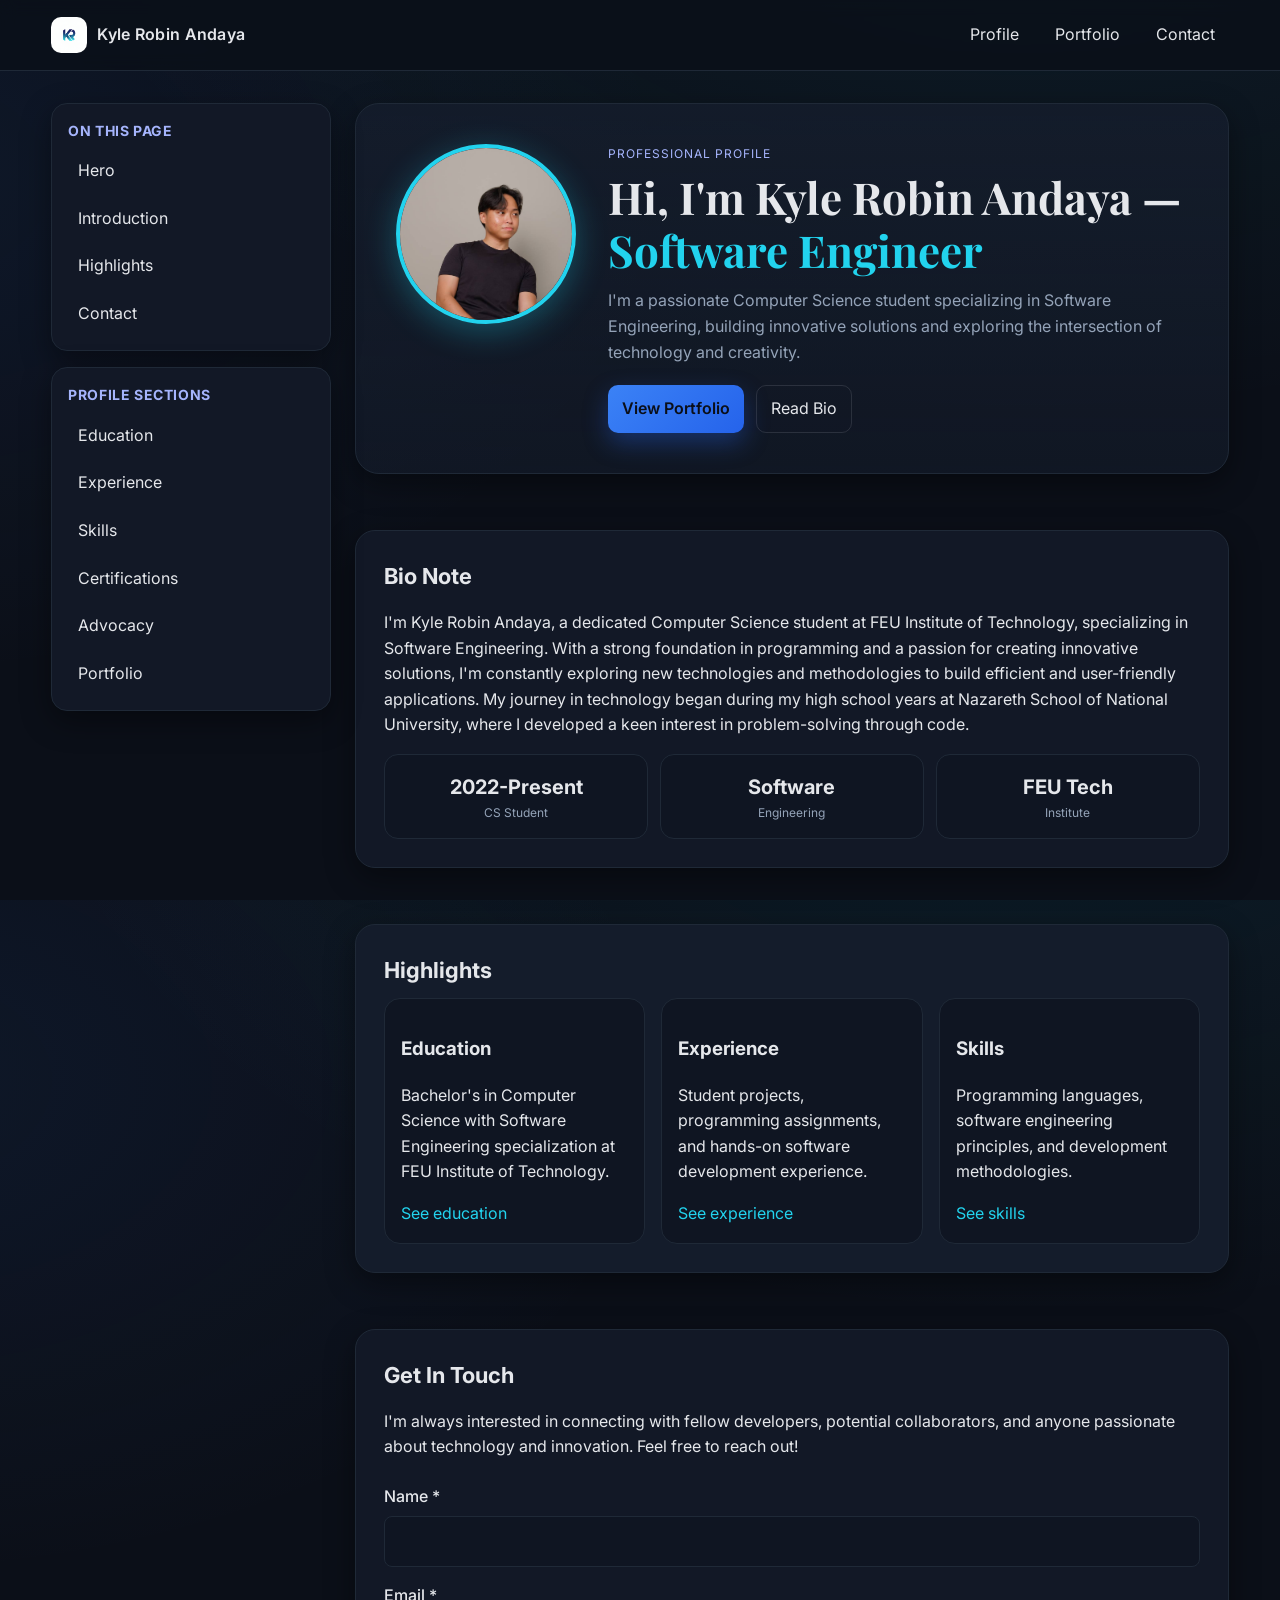
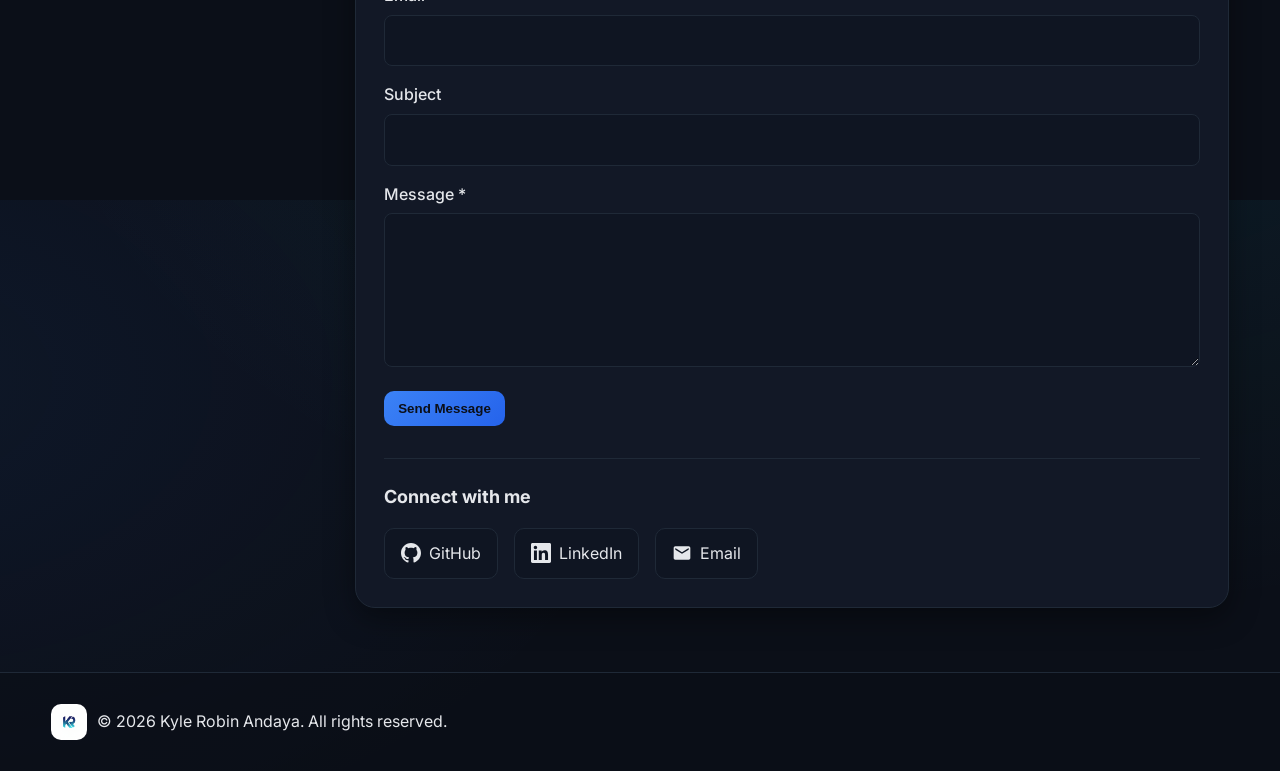
<file: index.html>
<!DOCTYPE html>
<html lang="en">
<head>
    <meta charset="UTF-8">
    <meta name="viewport" content="width=device-width, initial-scale=1.0">
    <title>Professional Profile — Home</title>
    <link rel="preconnect" href="https://fonts.googleapis.com">
    <link rel="preconnect" href="https://fonts.gstatic.com" crossorigin>
    <link href="https://fonts.googleapis.com/css2?family=Inter:wght@400;500;600;700&family=Playfair+Display:wght@600;700&display=swap" rel="stylesheet">
    <link rel="stylesheet" href="assets/css/global.css">
    <link rel="stylesheet" href="assets/css/index.css">
    <link rel="icon" type="image/png" href="assets/images/favicon.png">
</head>
<body>
    <header class="site-header">
        <div class="container header-inner">
            <a class="brand" href="index.html" aria-label="Home">
                <img src="assets/images/logo.png" alt="Kyle Robin Andaya Logo" class="logo">
                <span class="brand-text">Kyle Robin Andaya</span>
            </a>

            <button class="nav-toggle" aria-label="Toggle navigation" aria-expanded="false" aria-controls="site-nav">
                <span class="nav-toggle-bar"></span>
                <span class="nav-toggle-bar"></span>
                <span class="nav-toggle-bar"></span>
            </button>

            <nav id="site-nav" class="site-nav" aria-label="Primary">
                <ul class="menu">
                    <li class="menu-item has-submenu">
                        <button class="submenu-toggle" aria-haspopup="true" aria-expanded="false">Profile</button>
                        <ul class="submenu" aria-label="Profile submenu">
                            <li><a href="education.html">Education</a></li>
                            <li><a href="experience.html">Experience</a></li>
                            <li><a href="skills.html">Skills</a></li>
                            <li><a href="certifications.html">Certifications &amp; Training</a></li>
                            <li><a href="advocacy.html">Advocacy</a></li>
                        </ul>
                    </li>
                    <li class="menu-item has-submenu">
                        <button class="submenu-toggle" aria-haspopup="true" aria-expanded="false">Portfolio</button>
                        <ul class="submenu" aria-label="Portfolio submenu">
                            <li><a href="portfolio.html">All Projects</a></li>
                            <li><a href="project-supermango.html">SuperMango</a></li>
                            <li><a href="project-boost.html">Boost</a></li>
                            <li><a href="project-length-calculator.html">Length Conversion Calculator</a></li>
                                                        <li><a href="project-weather-forecast.html">WeatherEase</a></li>
                        </ul>
                    </li>
                    <li class="menu-item"><a href="#contact">Contact</a></li>
                </ul>
            </nav>
        </div>
    </header>

    <main class="site-main">
        <div class="container layout">
            <aside class="sidebar" aria-label="Section details">
                <div class="sidebar-card">
                    <h2 class="sidebar-title">On this page</h2>
                    <nav class="sidebar-nav">
                        <a href="#hero">Hero</a>
                        <a href="#intro">Introduction</a>
                        <a href="#highlights">Highlights</a>
                        <a href="#contact">Contact</a>
                    </nav>
                </div>
                <div class="sidebar-card">
                    <h2 class="sidebar-title">Profile Sections</h2>
                    <nav class="sidebar-nav">
                        <a href="education.html">Education</a>
                        <a href="experience.html">Experience</a>
                        <a href="skills.html">Skills</a>
                        <a href="certifications.html">Certifications</a>
                        <a href="advocacy.html">Advocacy</a>
                        <a href="portfolio.html">Portfolio</a>
                    </nav>
                </div>
            </aside>

            <div class="main-content">
                <section id="hero" class="hero">
                    <div class="hero-content">
                        <div class="hero-profile">
                            <img src="assets/images/profile-pic.jpg" alt="Kyle Robin Andaya" class="profile-image">
                            <div class="hero-text">
                                <p class="eyebrow">Professional Profile</p>
                                <h1 class="hero-title">Hi, I'm Kyle Robin Andaya —
                                    <span class="accent">Software Engineer</span>
                                </h1>
                                <p class="hero-subtitle">I'm a passionate Computer Science student specializing in Software Engineering, building innovative solutions and exploring the intersection of technology and creativity.</p>
                                <div class="hero-actions">
                                    <a class="btn primary" href="portfolio.html">View Portfolio</a>
                                    <a class="btn ghost" href="#intro">Read Bio</a>
                                </div>
                            </div>
                        </div>
                    </div>
                </section>

                <section id="intro" class="section">
                    <div class="section-inner">
                        <h2>Bio Note</h2>
                        <p>
                            I'm Kyle Robin Andaya, a dedicated Computer Science student at FEU Institute of Technology, 
                            specializing in Software Engineering. With a strong foundation in programming and a passion 
                            for creating innovative solutions, I'm constantly exploring new technologies and methodologies 
                            to build efficient and user-friendly applications. My journey in technology began during my 
                            high school years at Nazareth School of National University, where I developed a keen interest 
                            in problem-solving through code.
                        </p>
                        <ul class="key-stats">
                            <li>
                                <span class="stat">2022-Present</span>
                                <span class="label">CS Student</span>
                            </li>
                            <li>
                                <span class="stat">Software</span>
                                <span class="label">Engineering</span>
                            </li>
                            <li>
                                <span class="stat">FEU Tech</span>
                                <span class="label">Institute</span>
                            </li>
                        </ul>
                    </div>
                </section>

                <section id="highlights" class="section alt">
                    <div class="section-inner">
                        <h2>Highlights</h2>
                        <div class="cards">
                            <article class="card">
                                <h3>Education</h3>
                                <p>Bachelor's in Computer Science with Software Engineering specialization at FEU Institute of Technology.</p>
                                <a href="education.html" class="text-link">See education</a>
                            </article>
                            <article class="card">
                                <h3>Experience</h3>
                                <p>Student projects, programming assignments, and hands-on software development experience.</p>
                                <a href="experience.html" class="text-link">See experience</a>
                            </article>
                            <article class="card">
                                <h3>Skills</h3>
                                <p>Programming languages, software engineering principles, and development methodologies.</p>
                                <a href="skills.html" class="text-link">See skills</a>
                            </article>
                        </div>
                    </div>
                </section>

                <section id="contact" class="section">
                    <div class="section-inner">
                        <h2>Get In Touch</h2>
                        <p>I'm always interested in connecting with fellow developers, potential collaborators, and anyone passionate about technology and innovation. Feel free to reach out!</p>
                        
                        <div class="contact-form">
                            <form id="contactForm">
                                <div class="form-group">
                                    <label for="name">Name *</label>
                                    <input type="text" id="name" name="name" required>
                                </div>
                                <div class="form-group">
                                    <label for="email">Email *</label>
                                    <input type="email" id="email" name="email" required>
                                </div>
                                <div class="form-group">
                                    <label for="subject">Subject</label>
                                    <input type="text" id="subject" name="subject">
                                </div>
                                <div class="form-group">
                                    <label for="message">Message *</label>
                                    <textarea id="message" name="message" rows="5" required></textarea>
                                </div>
                                <button type="submit" class="btn primary">Send Message</button>
                            </form>
                        </div>

                        <div class="contact-links">
                            <h3>Connect with me</h3>
                            <div class="social-links">
                                <a href="https://github.com/Archaii" target="_blank" rel="noopener" class="social-link github">
                                    <svg class="social-icon" viewBox="0 0 24 24" fill="currentColor">
                                        <path d="M12 0c-6.626 0-12 5.373-12 12 0 5.302 3.438 9.8 8.207 11.387.599.111.793-.261.793-.577v-2.234c-3.338.726-4.033-1.416-4.033-1.416-.546-1.387-1.333-1.756-1.333-1.756-1.089-.745.083-.729.083-.729 1.205.084 1.839 1.237 1.839 1.237 1.07 1.834 2.807 1.304 3.492.997.107-.775.418-1.305.762-1.604-2.665-.305-5.467-1.334-5.467-5.931 0-1.311.469-2.381 1.236-3.221-.124-.303-.535-1.524.117-3.176 0 0 1.008-.322 3.301 1.23.957-.266 1.983-.399 3.003-.404 1.02.005 2.047.138 3.006.404 2.291-1.552 3.297-1.23 3.297-1.23.653 1.653.242 2.874.118 3.176.77.84 1.235 1.911 1.235 3.221 0 4.609-2.807 5.624-5.479 5.921.43.372.823 1.102.823 2.222v3.293c0 .319.192.694.801.576 4.765-1.589 8.199-6.086 8.199-11.386 0-6.627-5.373-12-12-12z"/>
                                    </svg>
                                    <span>GitHub</span>
                                </a>
                                <a href="https://www.linkedin.com/in/kyle-andaya-732337293" target="_blank" rel="noopener" class="social-link linkedin">
                                    <svg class="social-icon" viewBox="0 0 24 24" fill="currentColor">
                                        <path d="M20.447 20.452h-3.554v-5.569c0-1.328-.027-3.037-1.852-3.037-1.853 0-2.136 1.445-2.136 2.939v5.667H9.351V9h3.414v1.561h.046c.477-.9 1.637-1.85 3.37-1.85 3.601 0 4.267 2.37 4.267 5.455v6.286zM5.337 7.433c-1.144 0-2.063-.926-2.063-2.065 0-1.138.92-2.063 2.063-2.063 1.14 0 2.064.925 2.064 2.063 0 1.139-.925 2.065-2.064 2.065zm1.782 13.019H3.555V9h3.564v11.452zM22.225 0H1.771C.792 0 0 .774 0 1.729v20.542C0 23.227.792 24 1.771 24h20.451C23.2 24 24 23.227 24 22.271V1.729C24 .774 23.2 0 22.222 0h.003z"/>
                                    </svg>
                                    <span>LinkedIn</span>
                                </a>
                                <a href="mailto:kylesemingandaya@gmail.com" class="social-link email">
                                    <svg class="social-icon" viewBox="0 0 24 24" fill="currentColor">
                                        <path d="M20 4H4c-1.1 0-1.99.9-1.99 2L2 18c0 1.1.9 2 2 2h16c1.1 0 2-.9 2-2V6c0-1.1-.9-2-2-2zm0 4l-8 5-8-5V6l8 5 8-5v2z"/>
                                    </svg>
                                    <span>Email</span>
                                </a>
                            </div>
                        </div>
                    </div>
                </section>
            </div>
        </div>
    </main>

    <footer class="site-footer">
        <div class="container footer-inner">
            <div class="footer-info">
                <img src="assets/images/logo.png" alt="Kyle Robin Andaya Logo" class="logo">
                <p>&copy; <span id="year"></span> Kyle Robin Andaya. All rights reserved.</p>
            </div>
        </div>
    </footer>

    <script src="assets/js/main.js"></script>
</body>
</html>
</file>
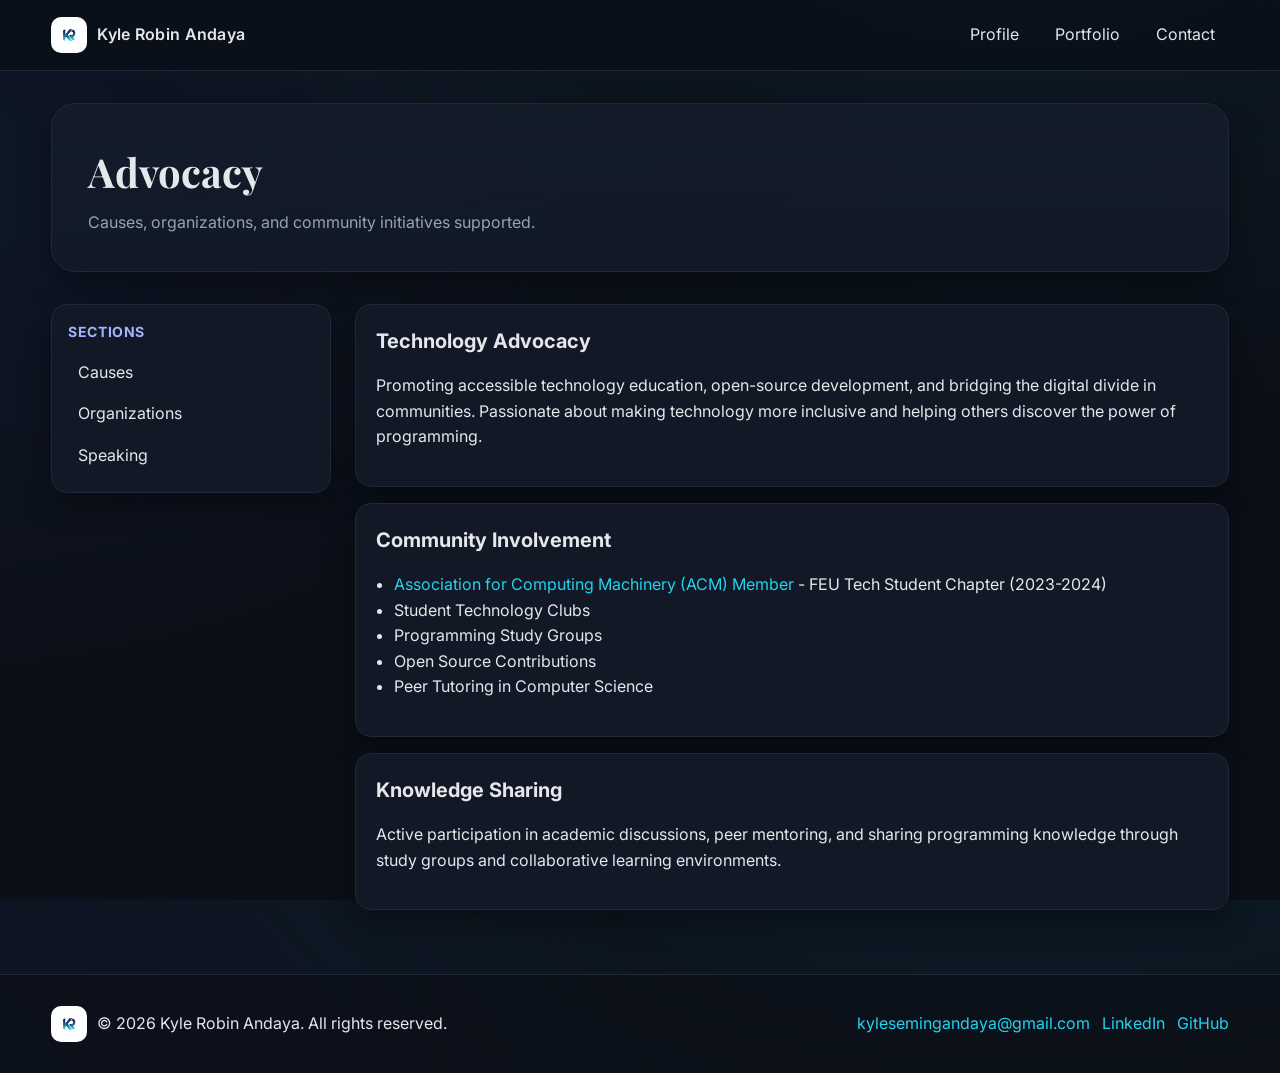
<file: advocacy.html>
<!DOCTYPE html>
<html lang="en">
<head>
    <meta charset="UTF-8">
    <meta name="viewport" content="width=device-width, initial-scale=1.0">
    <title>Professional Profile — Advocacy</title>
    <link rel="preconnect" href="https://fonts.googleapis.com">
    <link rel="preconnect" href="https://fonts.gstatic.com" crossorigin>
    <link href="https://fonts.googleapis.com/css2?family=Inter:wght@400;500;600;700&family=Playfair+Display:wght@600;700&display=swap" rel="stylesheet">
    <link rel="stylesheet" href="assets/css/global.css">
    <link rel="stylesheet" href="assets/css/page.css">
    <link rel="stylesheet" href="assets/css/advocacy.css">
</head>
<body>
    <header class="site-header">
        <div class="container header-inner">
            <a class="brand" href="index.html" aria-label="Home">
                <img src="assets/images/logo.png" alt="Kyle Robin Andaya Logo" class="logo">
                <span class="brand-text">Kyle Robin Andaya</span>
            </a>
            <button class="nav-toggle" aria-label="Toggle navigation" aria-expanded="false" aria-controls="site-nav">
                <span class="nav-toggle-bar"></span>
                <span class="nav-toggle-bar"></span>
                <span class="nav-toggle-bar"></span>
            </button>
            <nav id="site-nav" class="site-nav" aria-label="Primary">
                <ul class="menu">
                    <li class="menu-item has-submenu">
                        <button class="submenu-toggle" aria-haspopup="true" aria-expanded="false">Profile</button>
                        <ul class="submenu" aria-label="Profile submenu">
                            <li><a href="education.html">Education</a></li>
                            <li><a href="experience.html">Experience</a></li>
                            <li><a href="skills.html">Skills</a></li>
                            <li><a href="certifications.html">Certifications &amp; Training</a></li>
                            <li><a href="advocacy.html" aria-current="page">Advocacy</a></li>
                        </ul>
                    </li>
                    <li class="menu-item has-submenu">
                        <button class="submenu-toggle" aria-haspopup="true" aria-expanded="false">Portfolio</button>
                        <ul class="submenu" aria-label="Portfolio submenu">
                            <li><a href="portfolio.html">All Projects</a></li>
                            <li><a href="project-supermango.html">SuperMango</a></li>
                            <li><a href="project-boost.html">Boost</a></li>
                            <li><a href="project-length-calculator.html">Length Conversion Calculator</a></li>
                            <li><a href="project-weather-forecast.html">WeatherEase</a></li>
                        </ul>
                    </li>
                    <li class="menu-item"><a href="index.html#contact">Contact</a></li>
                </ul>
            </nav>
        </div>
    </header>

    <main class="container">
        <section class="page-hero">
            <h1>Advocacy</h1>
            <p>Causes, organizations, and community initiatives supported.</p>
        </section>

        <div class="content">
            <aside class="toc" aria-label="Advocacy page table of contents">
                <h2>Sections</h2>
                <a href="#causes">Causes</a>
                <a href="#organizations">Organizations</a>
                <a href="#speaking">Speaking</a>
            </aside>

            <div>
                <section id="causes" class="section-block">
                    <h2>Technology Advocacy</h2>
                    <p>Promoting accessible technology education, open-source development, and bridging the digital divide in communities. Passionate about making technology more inclusive and helping others discover the power of programming.</p>
                </section>

                <section id="organizations" class="section-block">
                    <h2>Community Involvement</h2>
                    <ul class="bullets">
                        <li><a href="certifications.html#memberships" class="text-link">Association for Computing Machinery (ACM) Member</a> - FEU Tech Student Chapter (2023-2024)</li>
                        <li>Student Technology Clubs</li>
                        <li>Programming Study Groups</li>
                        <li>Open Source Contributions</li>
                        <li>Peer Tutoring in Computer Science</li>
                    </ul>
                </section>

                <section id="speaking" class="section-block">
                    <h2>Knowledge Sharing</h2>
                    <p>Active participation in academic discussions, peer mentoring, and sharing programming knowledge through study groups and collaborative learning environments.</p>
                </section>
            </div>
        </div>
    </main>

    <footer class="site-footer" id="contact">
        <div class="container footer-inner">
            <div class="footer-info">
                <img src="assets/images/logo.png" alt="Kyle Robin Andaya Logo" class="logo">
                <p>&copy; <span id="year"></span> Kyle Robin Andaya. All rights reserved.</p>
            </div>
            <div class="footer-links">
                <a href="mailto:kylesemingandaya@gmail.com" class="text-link">kylesemingandaya@gmail.com</a>
                <a href="https://www.linkedin.com/in/kyle-andaya-732337293" target="_blank" rel="noopener" class="text-link">LinkedIn</a>
                <a href="https://github.com/Archaii" target="_blank" rel="noopener" class="text-link">GitHub</a>
            </div>
        </div>
    </footer>

    <script src="assets/js/main.js"></script>
    <script src="assets/js/advocacy.js"></script>
</body>
</html>
</file>
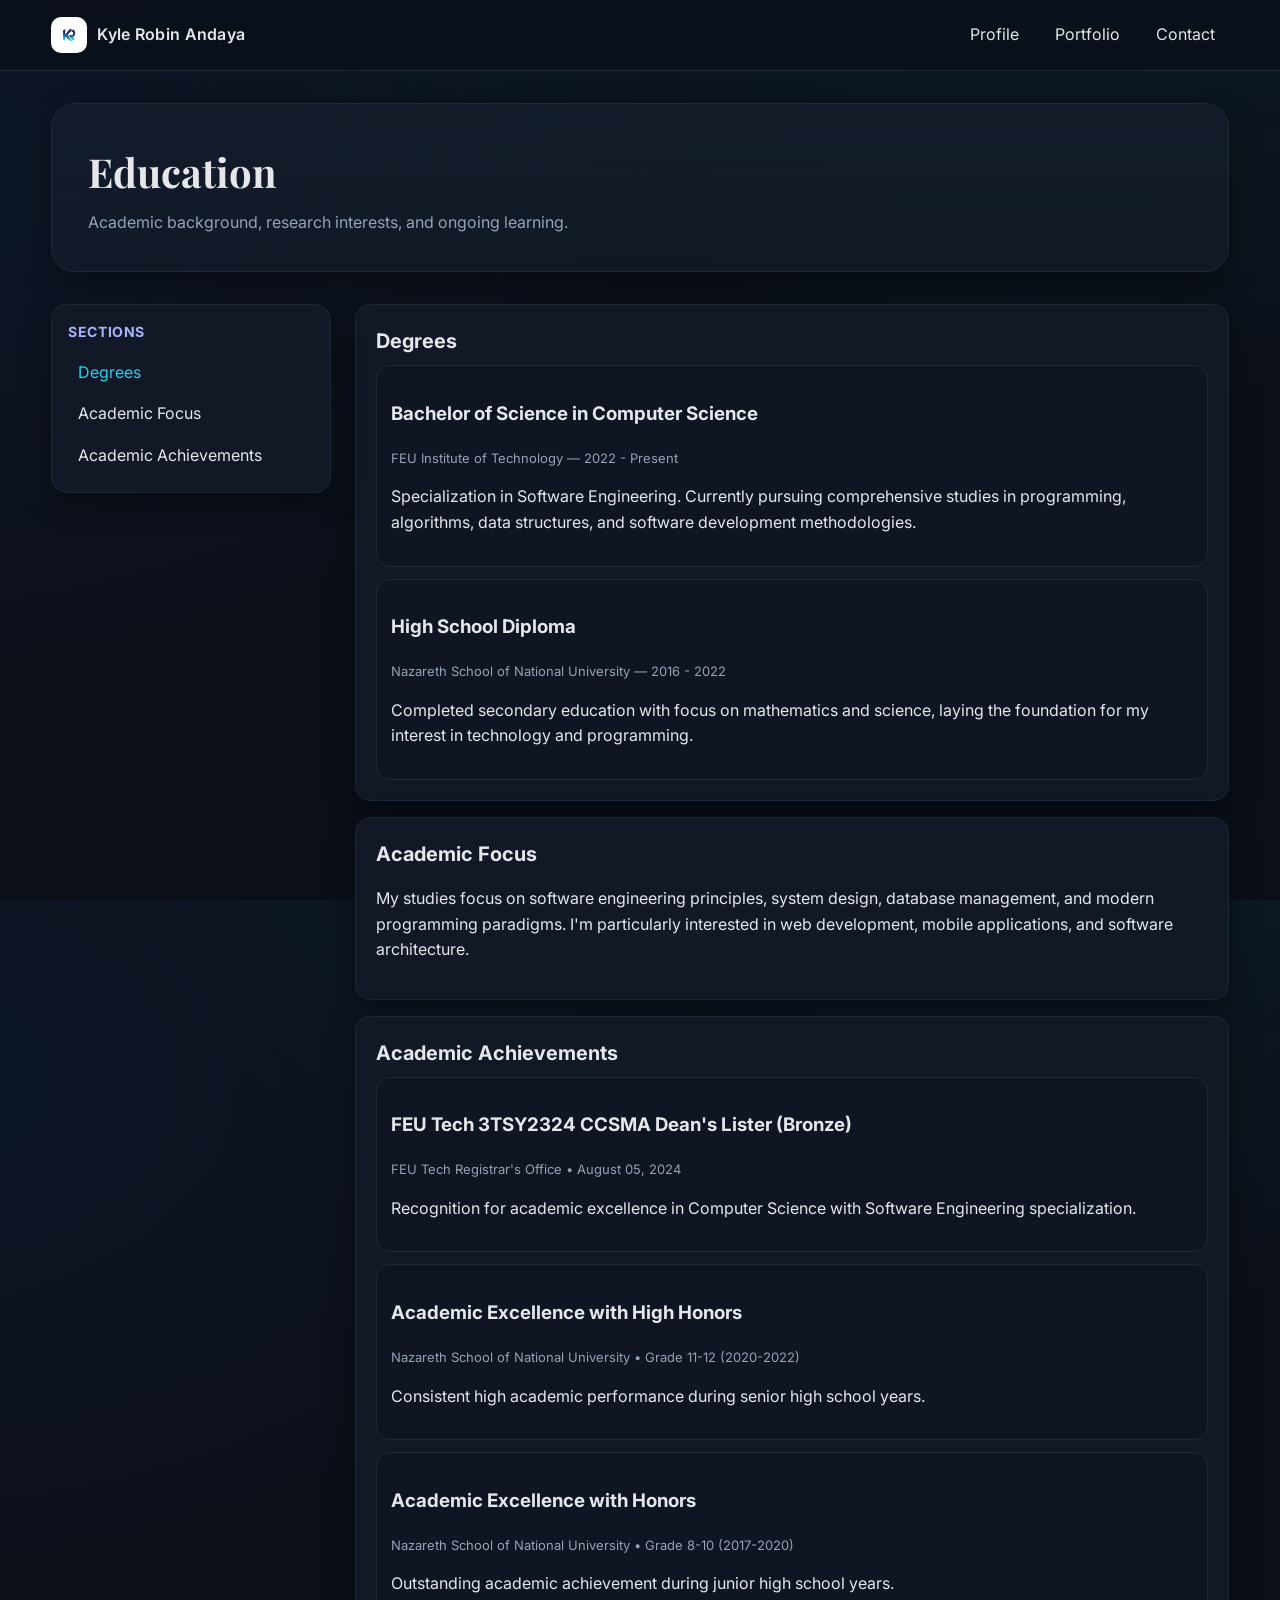
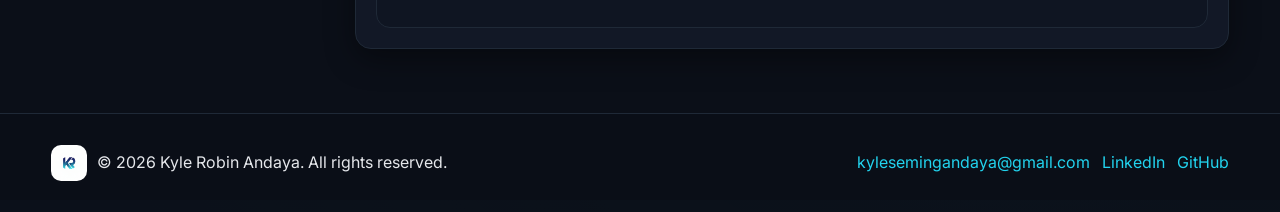
<file: education.html>
<!DOCTYPE html>
<html lang="en">
<head>
    <meta charset="UTF-8">
    <meta name="viewport" content="width=device-width, initial-scale=1.0">
    <title>Professional Profile — Education</title>
    <link rel="preconnect" href="https://fonts.googleapis.com">
    <link rel="preconnect" href="https://fonts.gstatic.com" crossorigin>
    <link href="https://fonts.googleapis.com/css2?family=Inter:wght@400;500;600;700&family=Playfair+Display:wght@600;700&display=swap" rel="stylesheet">
    <link rel="stylesheet" href="assets/css/global.css">
    <link rel="stylesheet" href="assets/css/page.css">
    <link rel="stylesheet" href="assets/css/education.css">
</head>
<body>
    <header class="site-header">
        <div class="container header-inner">
            <a class="brand" href="index.html" aria-label="Home">
                <img src="assets/images/logo.png" alt="Kyle Robin Andaya Logo" class="logo">
                <span class="brand-text">Kyle Robin Andaya</span>
            </a>
            <button class="nav-toggle" aria-label="Toggle navigation" aria-expanded="false" aria-controls="site-nav">
                <span class="nav-toggle-bar"></span>
                <span class="nav-toggle-bar"></span>
                <span class="nav-toggle-bar"></span>
            </button>
            <nav id="site-nav" class="site-nav" aria-label="Primary">
                <ul class="menu">
                    <li class="menu-item has-submenu">
                        <button class="submenu-toggle" aria-haspopup="true" aria-expanded="false">Profile</button>
                        <ul class="submenu" aria-label="Profile submenu">
                            <li><a href="education.html" aria-current="page">Education</a></li>
                            <li><a href="experience.html">Experience</a></li>
                            <li><a href="skills.html">Skills</a></li>
                            <li><a href="certifications.html">Certifications &amp; Training</a></li>
                            <li><a href="advocacy.html">Advocacy</a></li>
                        </ul>
                    </li>
                    <li class="menu-item has-submenu">
                        <button class="submenu-toggle" aria-haspopup="true" aria-expanded="false">Portfolio</button>
                        <ul class="submenu" aria-label="Portfolio submenu">
                            <li><a href="portfolio.html">All Projects</a></li>
                            <li><a href="project-supermango.html">SuperMango</a></li>
                            <li><a href="project-boost.html">Boost</a></li>
                            <li><a href="project-length-calculator.html">Length Conversion Calculator</a></li>
                            <li><a href="project-weather-forecast.html">WeatherEase</a></li>
                        </ul>
                    </li>
                    <li class="menu-item"><a href="index.html#contact">Contact</a></li>
                </ul>
            </nav>
        </div>
    </header>

    <main class="container">
        <section class="page-hero">
            <h1>Education</h1>
            <p>Academic background, research interests, and ongoing learning.</p>
        </section>

        <div class="content">
            <aside class="toc" aria-label="Education page table of contents">
                <h2>Sections</h2>
                <a href="#degrees">Degrees</a>
                <a href="#research">Academic Focus</a>
                <a href="#continuing">Academic Achievements</a>
            </aside>

            <div>
                <section id="degrees" class="section-block">
                    <h2>Degrees</h2>
                    <ul class="timeline">
                        <li>
                            <h3>Bachelor of Science in Computer Science</h3>
                            <p class="meta">FEU Institute of Technology — 2022 - Present</p>
                            <p>Specialization in Software Engineering. Currently pursuing comprehensive studies in programming, algorithms, data structures, and software development methodologies.</p>
                        </li>
                        <li>
                            <h3>High School Diploma</h3>
                            <p class="meta">Nazareth School of National University — 2016 - 2022</p>
                            <p>Completed secondary education with focus on mathematics and science, laying the foundation for my interest in technology and programming.</p>
                        </li>
                    </ul>
                </section>

                <section id="research" class="section-block">
                    <h2>Academic Focus</h2>
                    <p>My studies focus on software engineering principles, system design, database management, and modern programming paradigms. I'm particularly interested in web development, mobile applications, and software architecture.</p>
                </section>

                <section id="continuing" class="section-block">
                    <h2>Academic Achievements</h2>
                    <ul class="timeline">
                        <li>
                            <h3>FEU Tech 3TSY2324 CCSMA Dean's Lister (Bronze)</h3>
                            <p class="meta">FEU Tech Registrar's Office • August 05, 2024</p>
                            <p>Recognition for academic excellence in Computer Science with Software Engineering specialization.</p>
                        </li>
                        <li>
                            <h3>Academic Excellence with High Honors</h3>
                            <p class="meta">Nazareth School of National University • Grade 11-12 (2020-2022)</p>
                            <p>Consistent high academic performance during senior high school years.</p>
                        </li>
                        <li>
                            <h3>Academic Excellence with Honors</h3>
                            <p class="meta">Nazareth School of National University • Grade 8-10 (2017-2020)</p>
                            <p>Outstanding academic achievement during junior high school years.</p>
                        </li>
                    </ul>
                </section>
            </div>
        </div>
    </main>

    <footer class="site-footer" id="contact">
        <div class="container footer-inner">
            <div class="footer-info">
                <img src="assets/images/logo.png" alt="Kyle Robin Andaya Logo" class="logo">
                <p>&copy; <span id="year"></span> Kyle Robin Andaya. All rights reserved.</p>
            </div>
            <div class="footer-links">
                <a href="mailto:kylesemingandaya@gmail.com" class="text-link">kylesemingandaya@gmail.com</a>
                <a href="https://www.linkedin.com/in/kyle-andaya-732337293" target="_blank" rel="noopener" class="text-link">LinkedIn</a>
                <a href="https://github.com/Archaii" target="_blank" rel="noopener" class="text-link">GitHub</a>
            </div>
        </div>
    </footer>

    <script src="assets/js/main.js"></script>
    <script src="assets/js/education.js"></script>
</body>
</html>
</file>
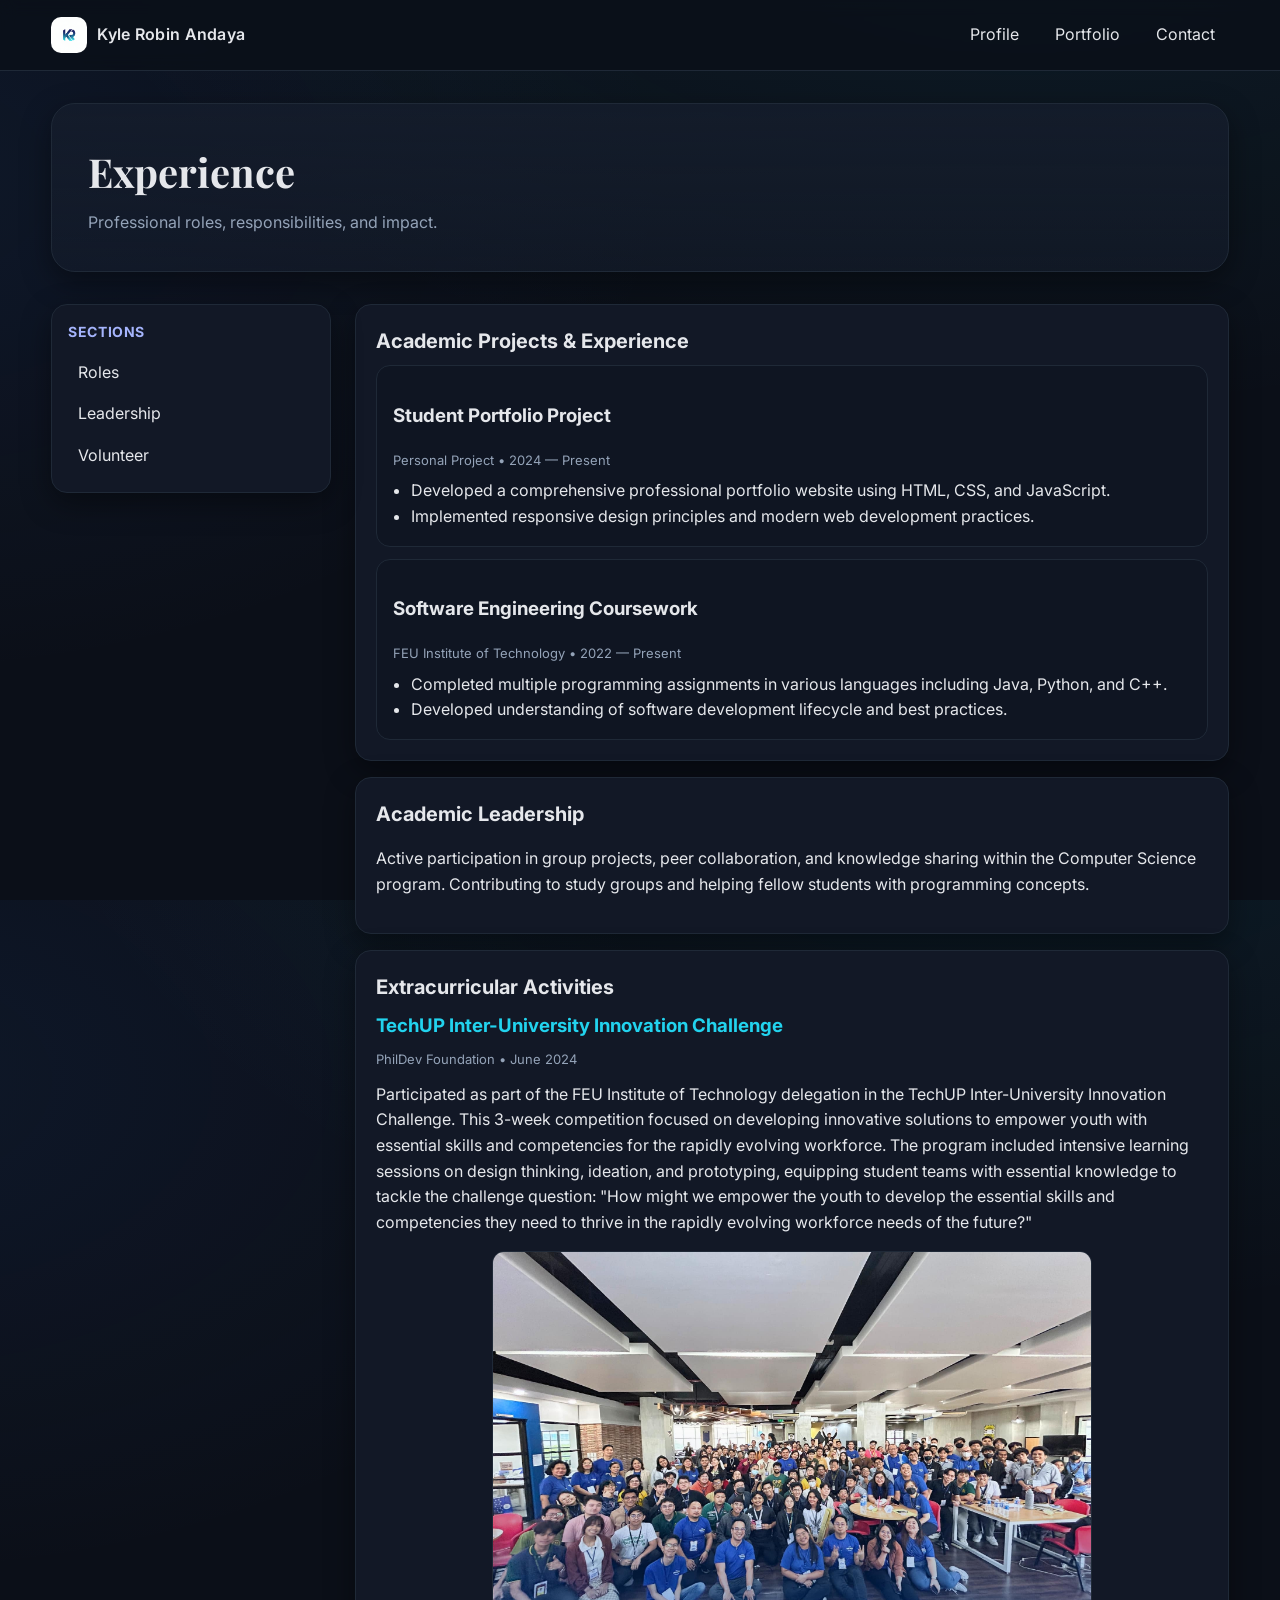
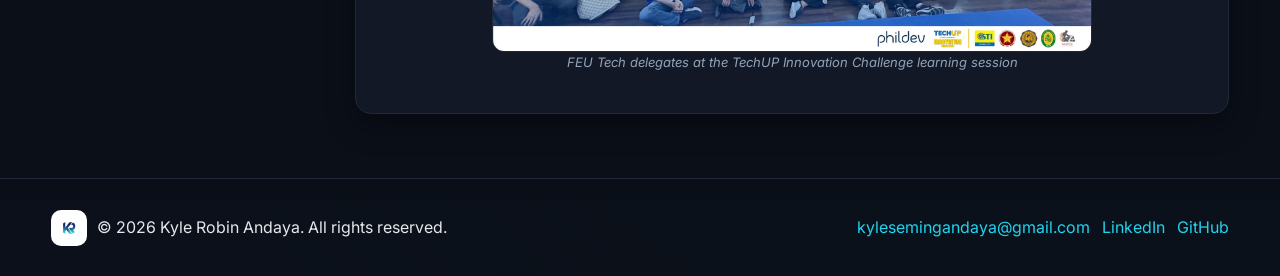
<file: experience.html>
<!DOCTYPE html>
<html lang="en">
<head>
    <meta charset="UTF-8">
    <meta name="viewport" content="width=device-width, initial-scale=1.0">
    <title>Professional Profile — Experience</title>
    <link rel="preconnect" href="https://fonts.googleapis.com">
    <link rel="preconnect" href="https://fonts.gstatic.com" crossorigin>
    <link href="https://fonts.googleapis.com/css2?family=Inter:wght@400;500;600;700&family=Playfair+Display:wght@600;700&display=swap" rel="stylesheet">
    <link rel="stylesheet" href="assets/css/global.css">
    <link rel="stylesheet" href="assets/css/page.css">
    <link rel="stylesheet" href="assets/css/experience.css">
</head>
<body>
    <header class="site-header">
        <div class="container header-inner">
            <a class="brand" href="index.html" aria-label="Home">
                <img src="assets/images/logo.png" alt="Kyle Robin Andaya Logo" class="logo">
                <span class="brand-text">Kyle Robin Andaya</span>
            </a>
            <button class="nav-toggle" aria-label="Toggle navigation" aria-expanded="false" aria-controls="site-nav">
                <span class="nav-toggle-bar"></span>
                <span class="nav-toggle-bar"></span>
                <span class="nav-toggle-bar"></span>
            </button>
            <nav id="site-nav" class="site-nav" aria-label="Primary">
                <ul class="menu">
                    <li class="menu-item has-submenu">
                        <button class="submenu-toggle" aria-haspopup="true" aria-expanded="false">Profile</button>
                        <ul class="submenu" aria-label="Profile submenu">
                            <li><a href="education.html">Education</a></li>
                            <li><a href="experience.html" aria-current="page">Experience</a></li>
                            <li><a href="skills.html">Skills</a></li>
                            <li><a href="certifications.html">Certifications &amp; Training</a></li>
                            <li><a href="advocacy.html">Advocacy</a></li>
                        </ul>
                    </li>
                    <li class="menu-item has-submenu">
                        <button class="submenu-toggle" aria-haspopup="true" aria-expanded="false">Portfolio</button>
                        <ul class="submenu" aria-label="Portfolio submenu">
                            <li><a href="portfolio.html">All Projects</a></li>
                            <li><a href="project-supermango.html">SuperMango</a></li>
                            <li><a href="project-boost.html">Boost</a></li>
                            <li><a href="project-length-calculator.html">Length Conversion Calculator</a></li>
                            <li><a href="project-weather-forecast.html">WeatherEase</a></li>
                        </ul>
                    </li>
                    <li class="menu-item"><a href="index.html#contact">Contact</a></li>
                </ul>
            </nav>
        </div>
    </header>

    <main class="container">
        <section class="page-hero">
            <h1>Experience</h1>
            <p>Professional roles, responsibilities, and impact.</p>
        </section>

        <div class="content">
            <aside class="toc" aria-label="Experience page table of contents">
                <h2>Sections</h2>
                <a href="#roles">Roles</a>
                <a href="#leadership">Leadership</a>
                <a href="#volunteer">Volunteer</a>
            </aside>

            <div>
                <section id="roles" class="section-block">
                    <h2>Academic Projects & Experience</h2>
                    <div class="jobs">
                        <article class="job">
                            <header>
                                <h3>Student Portfolio Project</h3>
                                <p class="meta">Personal Project • 2024 — Present</p>
                            </header>
                            <ul>
                                <li>Developed a comprehensive professional portfolio website using HTML, CSS, and JavaScript.</li>
                                <li>Implemented responsive design principles and modern web development practices.</li>
                            </ul>
                        </article>
                        <article class="job">
                            <header>
                                <h3>Software Engineering Coursework</h3>
                                <p class="meta">FEU Institute of Technology • 2022 — Present</p>
                            </header>
                            <ul>
                                <li>Completed multiple programming assignments in various languages including Java, Python, and C++.</li>
                                <li>Developed understanding of software development lifecycle and best practices.</li>
                            </ul>
                        </article>
                    </div>
                </section>

                <section id="leadership" class="section-block">
                    <h2>Academic Leadership</h2>
                    <p>Active participation in group projects, peer collaboration, and knowledge sharing within the Computer Science program. Contributing to study groups and helping fellow students with programming concepts.</p>
                </section>

                <section id="volunteer" class="section-block">
                    <h2>Extracurricular Activities</h2>
                    <div class="activity-item">
                        <h3><a href="certifications.html#participation" class="text-link">TechUP Inter-University Innovation Challenge</a></h3>
                        <p class="meta">PhilDev Foundation • June 2024</p>
                        <p>
                            Participated as part of the FEU Institute of Technology delegation in the TechUP Inter-University Innovation Challenge. 
                            This 3-week competition focused on developing innovative solutions to empower youth with essential skills and competencies 
                            for the rapidly evolving workforce. The program included intensive learning sessions on design thinking, ideation, and prototyping, 
                            equipping student teams with essential knowledge to tackle the challenge question: "How might we empower the youth to develop 
                            the essential skills and competencies they need to thrive in the rapidly evolving workforce needs of the future?"
                        </p>
                        <div class="event-gallery">
                            <img src="assets/images/events/techup-group-photo.jpg" alt="TechUP Inter-University Innovation Challenge Group Photo" class="event-image">
                            <p class="image-caption">FEU Tech delegates at the TechUP Innovation Challenge learning session</p>
                        </div>
                    </div>
                </section>
            </div>
        </div>
    </main>

    <footer class="site-footer" id="contact">
        <div class="container footer-inner">
            <div class="footer-info">
                <img src="assets/images/logo.png" alt="Kyle Robin Andaya Logo" class="logo">
                <p>&copy; <span id="year"></span> Kyle Robin Andaya. All rights reserved.</p>
            </div>
            <div class="footer-links">
                <a href="mailto:kylesemingandaya@gmail.com" class="text-link">kylesemingandaya@gmail.com</a>
                <a href="https://www.linkedin.com/in/kyle-andaya-732337293" target="_blank" rel="noopener" class="text-link">LinkedIn</a>
                <a href="https://github.com/Archaii" target="_blank" rel="noopener" class="text-link">GitHub</a>
            </div>
        </div>
    </footer>

    <script src="assets/js/main.js"></script>
    <script src="assets/js/experience.js"></script>
</body>
</html>
</file>
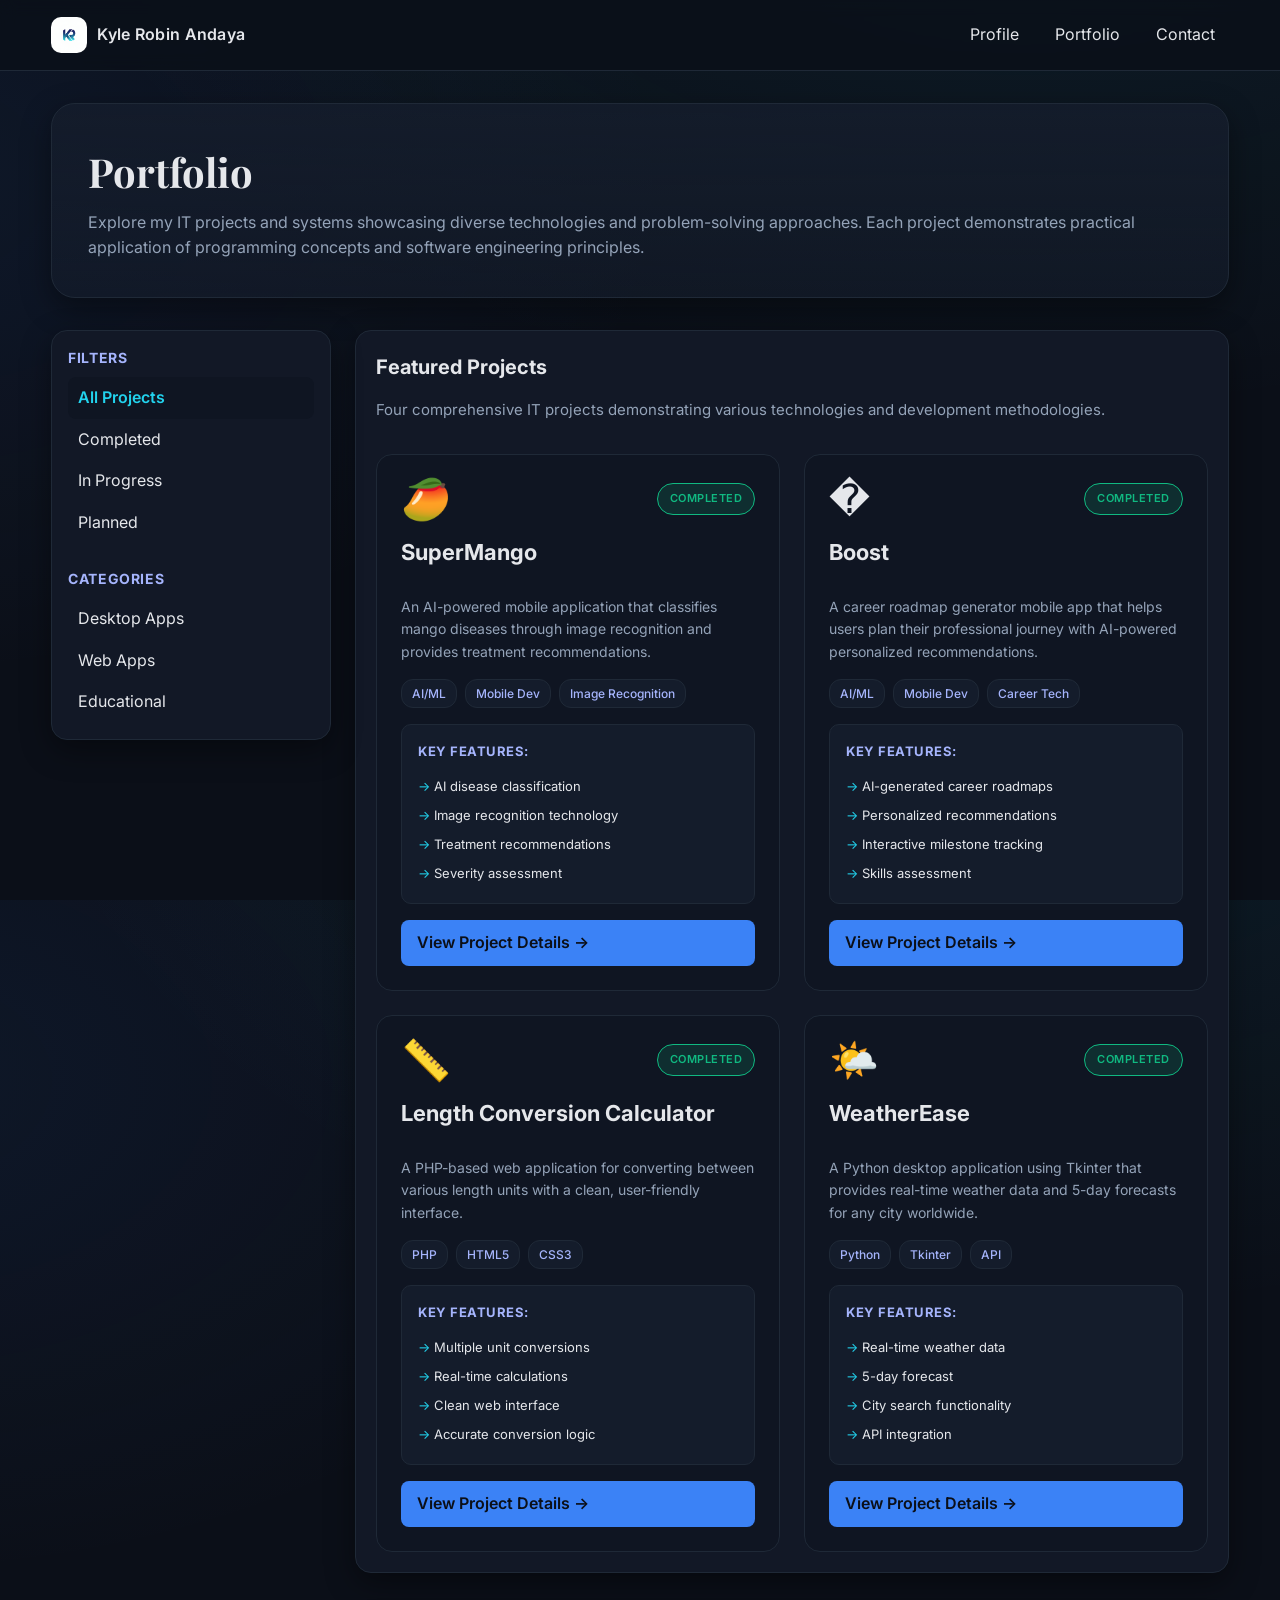
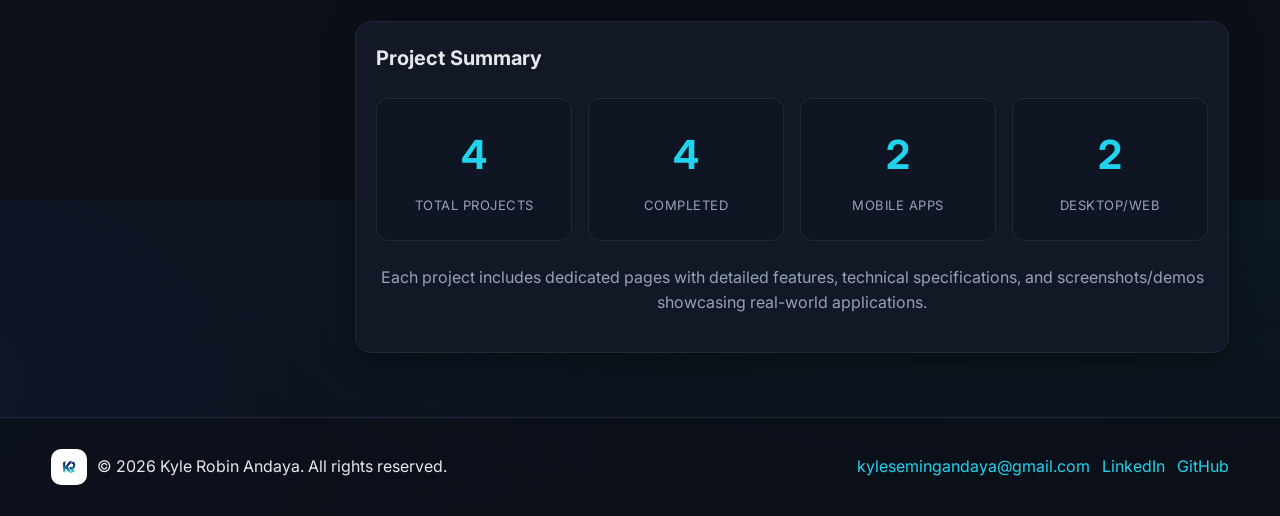
<file: portfolio.html>
<!DOCTYPE html>
<html lang="en">
<head>
    <meta charset="UTF-8">
    <meta name="viewport" content="width=device-width, initial-scale=1.0">
    <title>Professional Profile — Portfolio</title>
    <link rel="preconnect" href="https://fonts.googleapis.com">
    <link rel="preconnect" href="https://fonts.gstatic.com" crossorigin>
    <link href="https://fonts.googleapis.com/css2?family=Inter:wght@400;500;600;700&family=Playfair+Display:wght@600;700&display=swap" rel="stylesheet">
    <link rel="stylesheet" href="assets/css/global.css">
    <link rel="stylesheet" href="assets/css/page.css">
    <link rel="stylesheet" href="assets/css/portfolio.css">
</head>
<body>
    <header class="site-header">
        <div class="container header-inner">
            <a class="brand" href="index.html" aria-label="Home">
                <img src="assets/images/logo.png" alt="Kyle Robin Andaya Logo" class="logo">
                <span class="brand-text">Kyle Robin Andaya</span>
            </a>
            <button class="nav-toggle" aria-label="Toggle navigation" aria-expanded="false" aria-controls="site-nav">
                <span class="nav-toggle-bar"></span>
                <span class="nav-toggle-bar"></span>
                <span class="nav-toggle-bar"></span>
            </button>
            <nav id="site-nav" class="site-nav" aria-label="Primary">
                <ul class="menu">
                    <li class="menu-item has-submenu">
                        <button class="submenu-toggle" aria-haspopup="true" aria-expanded="false">Profile</button>
                        <ul class="submenu" aria-label="Profile submenu">
                            <li><a href="education.html">Education</a></li>
                            <li><a href="experience.html">Experience</a></li>
                            <li><a href="skills.html">Skills</a></li>
                            <li><a href="certifications.html">Certifications &amp; Training</a></li>
                            <li><a href="advocacy.html">Advocacy</a></li>
                        </ul>
                    </li>
                    <li class="menu-item has-submenu">
                        <button class="submenu-toggle" aria-haspopup="true" aria-expanded="false">Portfolio</button>
                        <ul class="submenu" aria-label="Portfolio submenu">
                            <li><a href="portfolio.html" aria-current="page">All Projects</a></li>
                            <li><a href="project-supermango.html">SuperMango</a></li>
                            <li><a href="project-boost.html">Boost</a></li>
                            <li><a href="project-length-calculator.html">Length Conversion Calculator</a></li>
                            <li><a href="project-weather-forecast.html">WeatherEase</a></li>
                        </ul>
                    </li>
                    <li class="menu-item"><a href="index.html#contact">Contact</a></li>
                </ul>
            </nav>
        </div>
    </header>

    <main class="container">
        <section class="page-hero">
            <h1>Portfolio</h1>
            <p>Explore my IT projects and systems showcasing diverse technologies and problem-solving approaches. Each project demonstrates practical application of programming concepts and software engineering principles.</p>
        </section>

        <div class="content">
            <aside class="toc" aria-label="Portfolio page table of contents">
                <h2>Filters</h2>
                <a href="#all" class="filter-link active" data-filter="all">All Projects</a>
                <a href="#completed" class="filter-link" data-filter="completed">Completed</a>
                <a href="#progress" class="filter-link" data-filter="progress">In Progress</a>
                <a href="#planned" class="filter-link" data-filter="planned">Planned</a>
                <h2 style="margin-top: 24px;">Categories</h2>
                <a href="#desktop" class="filter-link" data-filter="desktop">Desktop Apps</a>
                <a href="#web" class="filter-link" data-filter="web">Web Apps</a>
                <a href="#education" class="filter-link" data-filter="education">Educational</a>
            </aside>

            <div>
                <section id="all" class="section-block">
                    <h2>Featured Projects</h2>
                    <p class="section-intro">Four comprehensive IT projects demonstrating various technologies and development methodologies.</p>
                    
                    <div class="projects-grid">
                        <article class="project-card" data-status="completed" data-category="mobile">
                            <div class="project-header">
                                <div class="project-icon">🥭</div>
                                <span class="status-badge completed">Completed</span>
                            </div>
                            <h3>SuperMango</h3>
                            <p class="project-desc">An AI-powered mobile application that classifies mango diseases through image recognition and provides treatment recommendations.</p>
                            <div class="project-tech">
                                <span class="tech-tag">AI/ML</span>
                                <span class="tech-tag">Mobile Dev</span>
                                <span class="tech-tag">Image Recognition</span>
                            </div>
                            <div class="project-features">
                                <h4>Key Features:</h4>
                                <ul>
                                    <li>AI disease classification</li>
                                    <li>Image recognition technology</li>
                                    <li>Treatment recommendations</li>
                                    <li>Severity assessment</li>
                                </ul>
                            </div>
                            <a href="project-supermango.html" class="project-link">View Project Details →</a>
                        </article>

                        <article class="project-card" data-status="completed" data-category="mobile">
                            <div class="project-header">
                                <div class="project-icon">�</div>
                                <span class="status-badge completed">Completed</span>
                            </div>
                            <h3>Boost</h3>
                            <p class="project-desc">A career roadmap generator mobile app that helps users plan their professional journey with AI-powered personalized recommendations.</p>
                            <div class="project-tech">
                                <span class="tech-tag">AI/ML</span>
                                <span class="tech-tag">Mobile Dev</span>
                                <span class="tech-tag">Career Tech</span>
                            </div>
                            <div class="project-features">
                                <h4>Key Features:</h4>
                                <ul>
                                    <li>AI-generated career roadmaps</li>
                                    <li>Personalized recommendations</li>
                                    <li>Interactive milestone tracking</li>
                                    <li>Skills assessment</li>
                                </ul>
                            </div>
                            <a href="project-boost.html" class="project-link">View Project Details →</a>
                        </article>

                        <article class="project-card" data-status="completed" data-category="web">
                            <div class="project-header">
                                <div class="project-icon">📏</div>
                                <span class="status-badge completed">Completed</span>
                            </div>
                            <h3>Length Conversion Calculator</h3>
                            <p class="project-desc">A PHP-based web application for converting between various length units with a clean, user-friendly interface.</p>
                            <div class="project-tech">
                                <span class="tech-tag">PHP</span>
                                <span class="tech-tag">HTML5</span>
                                <span class="tech-tag">CSS3</span>
                            </div>
                            <div class="project-features">
                                <h4>Key Features:</h4>
                                <ul>
                                    <li>Multiple unit conversions</li>
                                    <li>Real-time calculations</li>
                                    <li>Clean web interface</li>
                                    <li>Accurate conversion logic</li>
                                </ul>
                            </div>
                            <a href="project-length-calculator.html" class="project-link">View Project Details →</a>
                        </article>

                        <article class="project-card" data-status="completed" data-category="desktop">
                            <div class="project-header">
                                <div class="project-icon">🌤️</div>
                                <span class="status-badge completed">Completed</span>
                            </div>
                            <h3>WeatherEase</h3>
                            <p class="project-desc">A Python desktop application using Tkinter that provides real-time weather data and 5-day forecasts for any city worldwide.</p>
                            <div class="project-tech">
                                <span class="tech-tag">Python</span>
                                <span class="tech-tag">Tkinter</span>
                                <span class="tech-tag">API</span>
                            </div>
                            <div class="project-features">
                                <h4>Key Features:</h4>
                                <ul>
                                    <li>Real-time weather data</li>
                                    <li>5-day forecast</li>
                                    <li>City search functionality</li>
                                    <li>API integration</li>
                                </ul>
                            </div>
                            <a href="project-weather-forecast.html" class="project-link">View Project Details →</a>
                        </article>
                    </div>
                </section>

                <section class="section-block" style="margin-top: 48px;">
                    <h2>Project Summary</h2>
                    <div class="summary-stats">
                        <div class="summary-card">
                            <div class="summary-number">4</div>
                            <div class="summary-label">Total Projects</div>
                        </div>
                        <div class="summary-card">
                            <div class="summary-number">4</div>
                            <div class="summary-label">Completed</div>
                        </div>
                        <div class="summary-card">
                            <div class="summary-number">2</div>
                            <div class="summary-label">Mobile Apps</div>
                        </div>
                        <div class="summary-card">
                            <div class="summary-number">2</div>
                            <div class="summary-label">Desktop/Web</div>
                        </div>
                    </div>
                    <p style="margin-top: 24px; color: var(--subtle); text-align: center;">Each project includes dedicated pages with detailed features, technical specifications, and screenshots/demos showcasing real-world applications.</p>
                </section>
            </div>
        </div>
    </main>

    <footer class="site-footer" id="contact">
        <div class="container footer-inner">
            <div class="footer-info">
                <img src="assets/images/logo.png" alt="Kyle Robin Andaya Logo" class="logo">
                <p>&copy; <span id="year"></span> Kyle Robin Andaya. All rights reserved.</p>
            </div>
            <div class="footer-links">
                <a href="mailto:kylesemingandaya@gmail.com" class="text-link">kylesemingandaya@gmail.com</a>
                <a href="https://www.linkedin.com/in/kyle-andaya-732337293" target="_blank" rel="noopener" class="text-link">LinkedIn</a>
                <a href="https://github.com/Archaii" target="_blank" rel="noopener" class="text-link">GitHub</a>
            </div>
        </div>
    </footer>

    <script src="assets/js/main.js"></script>
    <script src="assets/js/portfolio.js"></script>
</body>
</html>
</file>
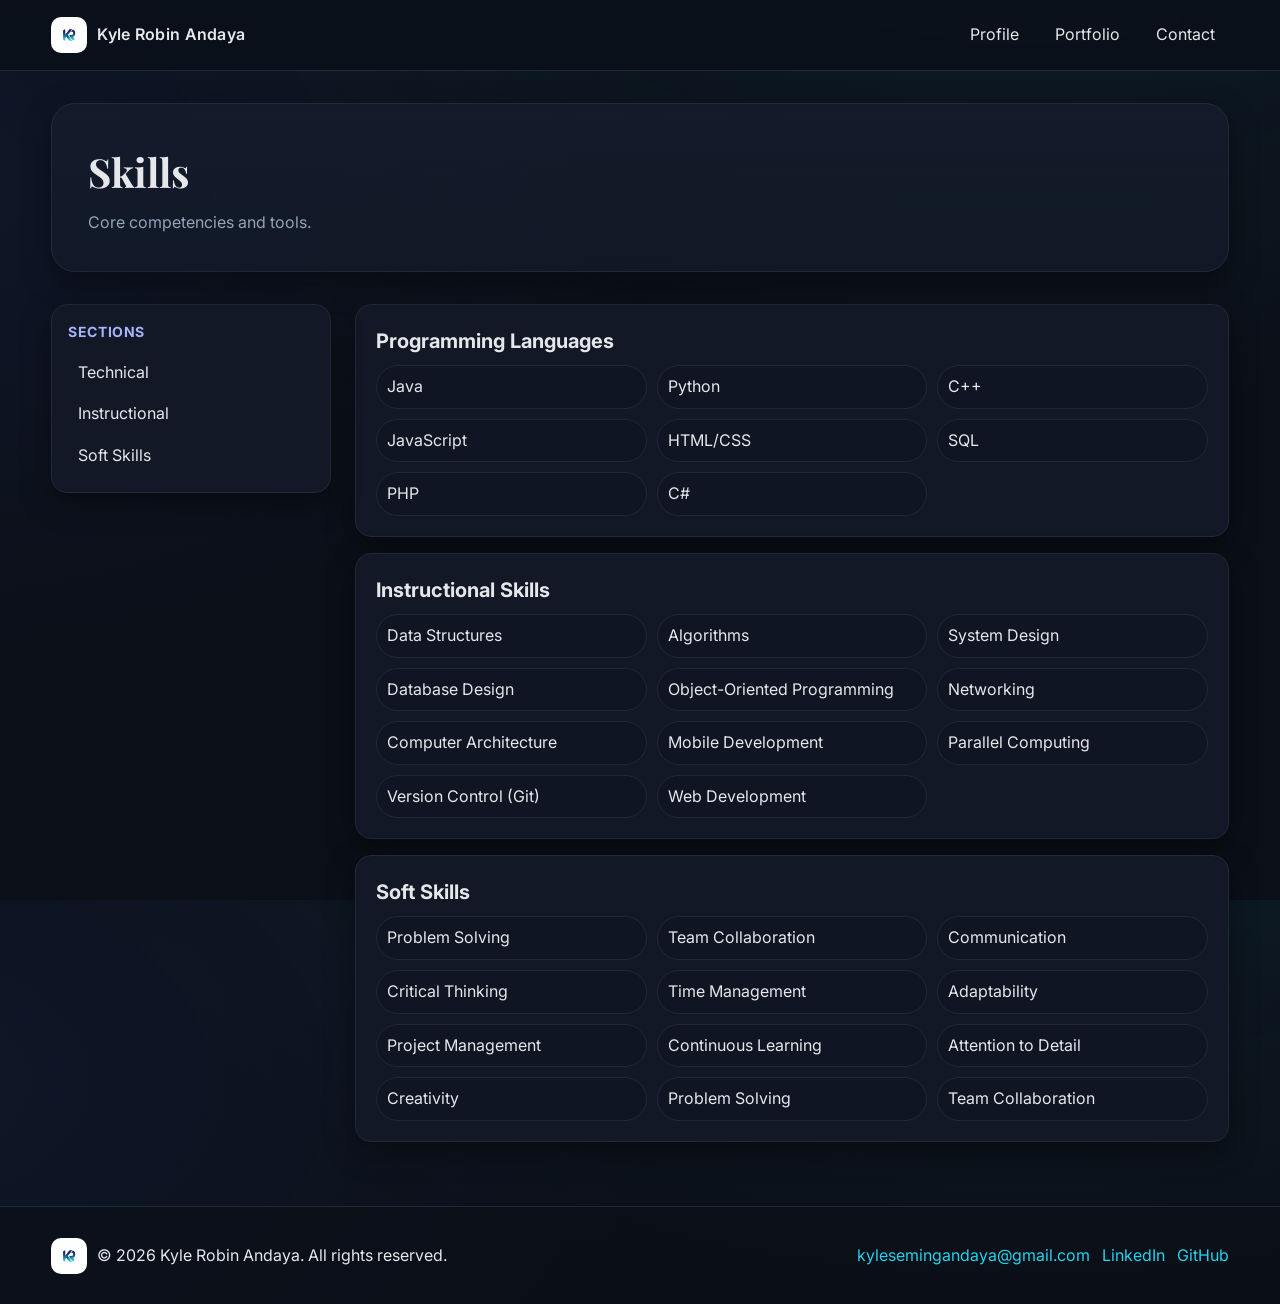
<file: skills.html>
<!DOCTYPE html>
<html lang="en">
<head>
    <meta charset="UTF-8">
    <meta name="viewport" content="width=device-width, initial-scale=1.0">
    <title>Professional Profile — Skills</title>
    <link rel="preconnect" href="https://fonts.googleapis.com">
    <link rel="preconnect" href="https://fonts.gstatic.com" crossorigin>
    <link href="https://fonts.googleapis.com/css2?family=Inter:wght@400;500;600;700&family=Playfair+Display:wght@600;700&display=swap" rel="stylesheet">
    <link rel="stylesheet" href="assets/css/global.css">
    <link rel="stylesheet" href="assets/css/page.css">
    <link rel="stylesheet" href="assets/css/skills.css">
</head>
<body>
    <header class="site-header">
        <div class="container header-inner">
            <a class="brand" href="index.html" aria-label="Home">
                <img src="assets/images/logo.png" alt="Kyle Robin Andaya Logo" class="logo">
                <span class="brand-text">Kyle Robin Andaya</span>
            </a>
            <button class="nav-toggle" aria-label="Toggle navigation" aria-expanded="false" aria-controls="site-nav">
                <span class="nav-toggle-bar"></span>
                <span class="nav-toggle-bar"></span>
                <span class="nav-toggle-bar"></span>
            </button>
            <nav id="site-nav" class="site-nav" aria-label="Primary">
                <ul class="menu">
                    <li class="menu-item has-submenu">
                        <button class="submenu-toggle" aria-haspopup="true" aria-expanded="false">Profile</button>
                        <ul class="submenu" aria-label="Profile submenu">
                            <li><a href="education.html">Education</a></li>
                            <li><a href="experience.html">Experience</a></li>
                            <li><a href="skills.html" aria-current="page">Skills</a></li>
                            <li><a href="certifications.html">Certifications &amp; Training</a></li>
                            <li><a href="advocacy.html">Advocacy</a></li>
                        </ul>
                    </li>
                    <li class="menu-item has-submenu">
                        <button class="submenu-toggle" aria-haspopup="true" aria-expanded="false">Portfolio</button>
                        <ul class="submenu" aria-label="Portfolio submenu">
                            <li><a href="portfolio.html">All Projects</a></li>
                            <li><a href="project-supermango.html">SuperMango</a></li>
                            <li><a href="project-boost.html">Boost</a></li>
                            <li><a href="project-length-calculator.html">Length Conversion Calculator</a></li>
                            <li><a href="project-weather-forecast.html">WeatherEase</a></li>
                        </ul>
                    </li>
                    <li class="menu-item"><a href="index.html#contact">Contact</a></li>
                </ul>
            </nav>
        </div>
    </header>

    <main class="container">
        <section class="page-hero">
            <h1>Skills</h1>
            <p>Core competencies and tools.</p>
        </section>

        <div class="content">
            <aside class="toc" aria-label="Skills page table of contents">
                <h2>Sections</h2>
                <a href="#technical">Technical</a>
                <a href="#instructional">Instructional</a>
                <a href="#soft">Soft Skills</a>
            </aside>

            <div>
                <section id="technical" class="section-block">
                    <h2>Programming Languages</h2>
                    <div class="grid">
                        <span class="chip">Java</span>
                        <span class="chip">Python</span>
                        <span class="chip">C++</span>
                        <span class="chip">JavaScript</span>
                        <span class="chip">HTML/CSS</span>
                        <span class="chip">SQL</span>
                        <span class="chip">PHP</span>
                        <span class="chip">C#</span>
                    </div>
                </section>

                <section id="instructional" class="section-block">
                    <h2>Instructional Skills</h2>
                    <div class="grid">
                        <span class="chip">Data Structures</span>
                        <span class="chip">Algorithms</span>
                        <span class="chip">System Design</span>
                        <span class="chip">Database Design</span>
                        <span class="chip">Object-Oriented Programming</span>
                        <span class="chip">Networking</span>
                        <span class="chip">Computer Architecture</span>
                        <span class="chip">Mobile Development</span>
                        <span class="chip">Parallel Computing</span>
                        <span class="chip">Version Control (Git)</span>
                        <span class="chip">Web Development</span>


                    </div>
                </section>

                <section id="soft" class="section-block">
                    <h2>Soft Skills</h2>
                    <div class="grid">
                        <span class="chip">Problem Solving</span>
                        <span class="chip">Team Collaboration</span>
                        <span class="chip">Communication</span>
                        <span class="chip">Critical Thinking</span>
                        <span class="chip">Time Management</span>
                        <span class="chip">Adaptability</span>
                        <span class="chip">Project Management</span>
                        <span class="chip">Continuous Learning</span>
                        <span class="chip">Attention to Detail</span>
                        <span class="chip">Creativity</span>
                        <span class="chip">Problem Solving</span>
                        <span class="chip">Team Collaboration</span>
                    </div>
                </section>
            </div>
        </div>
    </main>

    <footer class="site-footer" id="contact">
        <div class="container footer-inner">
            <div class="footer-info">
                <img src="assets/images/logo.png" alt="Kyle Robin Andaya Logo" class="logo">
                <p>&copy; <span id="year"></span> Kyle Robin Andaya. All rights reserved.</p>
            </div>
            <div class="footer-links">
                <a href="mailto:kylesemingandaya@gmail.com" class="text-link">kylesemingandaya@gmail.com</a>
                <a href="https://www.linkedin.com/in/kyle-andaya-732337293" target="_blank" rel="noopener" class="text-link">LinkedIn</a>
                <a href="https://github.com/Archaii" target="_blank" rel="noopener" class="text-link">GitHub</a>
            </div>
        </div>
    </footer>

    <script src="assets/js/main.js"></script>
    <script src="assets/js/skills.js"></script>
</body>
</html>
</file>
<file: assets/css/global.css>
/* CSS Reset and Theme */
:root {
  --brand: #3b82f6;
  --brand-600: #2563eb;
  --bg: #0b0f18;
  --panel: #121826;
  --panel-2: #0f1522;
  --text: #e5e7eb;
  --muted: #a5b4fc;
  --subtle: #94a3b8;
  --card: #141c2b;
  --accent: #22d3ee;
  --success: #10b981;
  --warning: #f59e0b;
  --danger: #ef4444;
  --border: #1f2937;
  --shadow: 0 10px 30px rgba(0,0,0,0.4);
}

* { box-sizing: border-box; }
html, body { height: 100%; }
html { scroll-behavior: smooth; }
body {
  margin: 0;
  font-family: Inter, system-ui, -apple-system, Segoe UI, Roboto, Arial, sans-serif;
  color: var(--text);
  background: radial-gradient(1000px 600px at 80% -20%, rgba(34,211,238,0.08), transparent),
              radial-gradient(800px 500px at -10% 20%, rgba(59,130,246,0.08), transparent),
              var(--bg);
  line-height: 1.6;
}

img { max-width: 100%; display: block; }
a { color: inherit; text-decoration: none; }

.container { width: min(1200px, 92%); margin: 0 auto; }

/* Header */
.site-header { position: sticky; top: 0; z-index: 50; background: rgba(11,15,24,0.8); backdrop-filter: blur(8px); border-bottom: 1px solid var(--border); }
.header-inner { display: flex; align-items: center; justify-content: space-between; padding: 12px 0; }
.brand { display: inline-flex; align-items: center; gap: 10px; font-weight: 600; }
.logo { width: 36px; height: 36px; border-radius: 10px; object-fit: contain; }
.brand-text { letter-spacing: 0.3px; }

.nav-toggle { display: none; background: transparent; border: 0; padding: 8px; cursor: pointer; }
.nav-toggle-bar { display: block; width: 22px; height: 2px; background: var(--text); margin: 5px 0; transition: transform .3s ease; }

.site-nav .menu { display: flex; gap: 8px; align-items: center; list-style: none; margin: 0; padding: 0; }
.menu-item > a, .submenu-toggle { padding: 10px 14px; border-radius: 8px; color: var(--text); background: transparent; border: 0; font: inherit; cursor: pointer; }
.menu-item > a:hover, .submenu-toggle:hover { background: var(--panel); }

.has-submenu { position: relative; }
.submenu { position: absolute; top: calc(100% + 8px); left: 0; display: none; min-width: 220px; padding: 8px; background: var(--panel); border: 1px solid var(--border); border-radius: 12px; box-shadow: var(--shadow); }
.submenu a { display: block; padding: 8px 10px; border-radius: 8px; color: var(--text); }
.submenu a:hover { background: var(--panel-2); }
.has-submenu.open .submenu { display: block; }

/* Layout */
.layout { display: grid; grid-template-columns: 280px 1fr; gap: 24px; padding: 32px 0 64px; }
.sidebar { position: sticky; top: 84px; height: fit-content; display: flex; flex-direction: column; gap: 16px; align-self: start; }
.sidebar-card { background: var(--panel); border: 1px solid var(--border); border-radius: 16px; padding: 16px; box-shadow: var(--shadow); }
.sidebar-title { margin: 0 0 8px 0; font-size: 14px; letter-spacing: .6px; text-transform: uppercase; color: var(--muted); }
.sidebar-nav { display: grid; gap: 6px; }
.sidebar-nav a { color: var(--text); padding: 8px 10px; border-radius: 8px; }
.sidebar-nav a:hover { background: var(--panel-2); }

/* Main content area */
.site-main { min-height: 100vh; }
.main-content { display: flex; flex-direction: column; gap: 24px; }
.main-content > section { margin-bottom: 0; }

/* Hero */
.hero { border: 1px solid var(--border); border-radius: 24px; padding: 40px; background: linear-gradient(180deg, rgba(20,28,43,0.9), rgba(20,28,43,0.6)); box-shadow: var(--shadow); }
.eyebrow { color: var(--muted); text-transform: uppercase; letter-spacing: 1px; font-size: 12px; margin: 0 0 8px; }
.hero-title { font-family: "Playfair Display", Georgia, serif; font-size: clamp(28px, 4vw, 44px); line-height: 1.2; margin: 0 0 12px; }
.accent { color: var(--accent); }
.hero-subtitle { margin: 0 0 20px; color: var(--subtle); max-width: 60ch; }
.hero-actions { display: flex; gap: 12px; }

.btn { display: inline-flex; align-items: center; justify-content: center; padding: 10px 14px; border-radius: 10px; border: 1px solid var(--border); background: var(--panel-2); color: var(--text); transition: background .2s ease, transform .05s ease; }
.btn:hover { background: #101624; }
.btn:active { transform: translateY(1px); }
.btn.primary { background: linear-gradient(135deg, var(--brand), var(--brand-600)); border: 0; color: #0b0f18; font-weight: 600; }
.btn.ghost { background: transparent; }

/* Sections */
.section { margin-top: 32px; border: 1px solid var(--border); border-radius: 20px; background: var(--panel); box-shadow: var(--shadow); }
.section-inner { padding: 28px; }
.section h2 { margin: 0 0 10px; font-size: 22px; }
.section.alt { background: var(--card); }

.key-stats { list-style: none; display: grid; grid-template-columns: repeat(3, minmax(0, 1fr)); gap: 12px; padding: 0; margin: 16px 0 0; }
.key-stats li { background: var(--panel-2); border: 1px solid var(--border); border-radius: 14px; padding: 16px; text-align: center; }
.stat { display: block; font-weight: 700; font-size: 20px; }
.label { display: block; color: var(--subtle); font-size: 12px; }

.cards { display: grid; grid-template-columns: repeat(3, minmax(0, 1fr)); gap: 16px; }
.card { background: var(--panel-2); border: 1px solid var(--border); border-radius: 16px; padding: 16px; }
.text-link { color: var(--accent); }

/* Footer */
.site-footer { border-top: 1px solid var(--border); background: rgba(11,15,24,0.7); }
.footer-inner { display: flex; align-items: center; justify-content: space-between; gap: 16px; padding: 20px 0; }
.footer-info { display: flex; align-items: center; gap: 10px; }
.footer-links { display: flex; gap: 12px; }

/* Responsive */
@media (max-width: 960px) {
  .layout { grid-template-columns: 1fr; }
  .sidebar { position: static; order: 2; }
  .main-content { order: 1; }
  .hero { padding: 32px; }
  .cards { grid-template-columns: 1fr; }
  .key-stats { grid-template-columns: repeat(3, 1fr); }
}

@media (max-width: 760px) {
  .nav-toggle { display: inline-block; }
  .site-nav { position: fixed; inset: 56px 0 auto 0; background: rgba(11,15,24,0.95); border-bottom: 1px solid var(--border); display: none; }
  .site-nav.open { display: block; }
  .site-nav .menu { flex-direction: column; align-items: stretch; padding: 10px; }
  .has-submenu .submenu { position: static; display: none; border: 0; box-shadow: none; padding: 0; background: transparent; }
  .has-submenu.open .submenu { display: grid; }
}
</file>
<file: assets/css/index.css>
/* Page-specific tweaks for index */
.hero .btn.primary { box-shadow: 0 10px 24px rgba(37,99,235,0.35); }
.hero .btn.ghost { border-color: rgba(229,231,235,0.12); }

/* Hero profile layout */
.hero-profile { display: flex; gap: 32px; align-items: flex-start; }
.profile-image { 
  width: 180px; 
  height: 180px; 
  border-radius: 50%; 
  object-fit: cover; 
  border: 4px solid var(--accent); 
  box-shadow: 0 8px 32px rgba(34, 211, 238, 0.3);
  flex-shrink: 0;
}
.hero-text { flex: 1; }

@media (max-width: 960px) {
  .hero-profile { gap: 24px; }
  .profile-image { width: 150px; height: 150px; }
}

@media (max-width: 760px) {
  .hero-profile { flex-direction: column; text-align: center; align-items: center; }
  .profile-image { width: 140px; height: 140px; }
}

/* Contact Section */
.contact-form { margin: 24px 0; }
.form-group { margin-bottom: 16px; }
.form-group label { display: block; margin-bottom: 6px; font-weight: 500; color: var(--text); }
.form-group input, .form-group textarea { 
  width: 100%; 
  padding: 12px; 
  border: 1px solid var(--border); 
  border-radius: 8px; 
  background: var(--panel-2); 
  color: var(--text); 
  font: inherit;
  transition: border-color 0.2s ease;
}
.form-group input:focus, .form-group textarea:focus { 
  outline: none; 
  border-color: var(--accent); 
}
.form-group textarea { resize: vertical; min-height: 120px; }

.contact-links { margin-top: 32px; padding-top: 24px; border-top: 1px solid var(--border); }
.contact-links h3 { margin: 0 0 16px; font-size: 18px; }
.social-links { display: flex; gap: 16px; flex-wrap: wrap; }
.social-link { 
  display: flex; 
  align-items: center; 
  gap: 8px; 
  padding: 12px 16px; 
  border: 1px solid var(--border); 
  border-radius: 10px; 
  background: var(--panel-2); 
  color: var(--text); 
  text-decoration: none; 
  transition: all 0.2s ease;
}
.social-link:hover { 
  background: var(--panel); 
  border-color: var(--accent); 
  transform: translateY(-2px);
}
.social-icon { width: 20px; height: 20px; }
.social-link.github:hover { color: #f0f6fc; }
.social-link.linkedin:hover { color: #0077b5; }
.social-link.email:hover { color: var(--accent); }

@media (max-width: 760px) {
  .social-links { flex-direction: column; }
  .social-link { justify-content: center; }
}
</file>
<file: assets/css/page.css>
/* Shared interior page styles */
.page-hero { border: 1px solid var(--border); border-radius: 24px; padding: 36px; background: linear-gradient(180deg, rgba(20,28,43,0.9), rgba(20,28,43,0.6)); box-shadow: var(--shadow); margin: 32px 0; }
.page-hero h1 { margin: 0 0 6px; font-family: "Playfair Display", Georgia, serif; font-size: clamp(26px, 4vw, 40px); }
.page-hero p { margin: 0; color: var(--subtle); }

/* Project brand/logo */
.project-brand { margin: 16px 0 24px; text-align: center; }
.project-logo { max-width: 200px; height: auto; display: inline-block; border-radius: 16px; }

/* Shared project meta + badges (used across all project pages) */
.project-meta { display: flex; gap: 8px; flex-wrap: wrap; margin: 12px 0; }
.badge { display: inline-block; padding: 4px 12px; background: var(--panel-2); border: 1px solid var(--border); border-radius: 20px; font-size: 13px; font-weight: 500; }
.badge.status-completed { background: rgba(16, 185, 129, 0.15); border-color: var(--success); color: var(--success); }
.badge.status-progress { background: rgba(245, 158, 11, 0.15); border-color: var(--warning); color: var(--warning); }
.badge.status-planned { background: rgba(59, 130, 246, 0.15); border-color: var(--brand); color: var(--brand); }
.hero-description { color: var(--subtle); font-size: 16px; line-height: 1.6; margin-top: 16px; }

.content { display: grid; grid-template-columns: 280px 1fr; gap: 24px; padding-bottom: 64px; }
.toc { position: sticky; top: 84px; height: fit-content; background: var(--panel); border: 1px solid var(--border); border-radius: 16px; padding: 16px; box-shadow: var(--shadow); }
.toc h2 { margin: 0 0 8px; font-size: 14px; color: var(--muted); text-transform: uppercase; letter-spacing: .6px; }
.toc a { display: block; padding: 8px 10px; border-radius: 8px; }
.toc a:hover { background: var(--panel-2); }

.section-block { background: var(--panel); border: 1px solid var(--border); border-radius: 16px; padding: 20px; box-shadow: var(--shadow); }
.section-block + .section-block { margin-top: 16px; }
.section-block h2 { margin: 0 0 8px; font-size: 20px; }

/* Media presentation (screenshots and videos) */
.desktop-mockup, .app-mockups, .mockup-gallery {
  display: grid;
  grid-template-columns: repeat(auto-fit, minmax(260px, 1fr));
  gap: 12px;
  background: var(--panel-2);
  border: 1px solid var(--border);
  border-radius: 12px;
  padding: 12px;
}

.desktop-screenshot, .app-mockup {
  width: 100%;
  height: auto;
  display: block;
  border-radius: 12px;
  border: 1px solid var(--border);
  background: #0e1526;
}

.video-container {
  background: var(--panel-2);
  border: 1px solid var(--border);
  border-radius: 12px;
  padding: 16px;
}

.video-container h3 { margin-top: 0; }

.demo-video {
  width: 100%;
  max-width: 960px;
  aspect-ratio: 16 / 9;
  height: auto;
  display: block;
  margin: 12px auto 0 auto;
  border-radius: 12px;
  border: 1px solid var(--border);
  box-shadow: var(--shadow);
  background: #000;
}

.video-caption { color: var(--subtle); text-align: center; margin-top: 8px; }

@media (max-width: 960px) {
  .content { grid-template-columns: 1fr; }
  .toc { position: static; }
}
</file>
<file: assets/css/advocacy.css>
.bullets { list-style: disc; padding-left: 18px; }
</file>
<file: assets/css/education.css>
.timeline { list-style: none; padding: 0; margin: 0; display: grid; gap: 12px; }
.timeline li { background: var(--panel-2); border: 1px solid var(--border); border-radius: 14px; padding: 14px; }
.timeline .meta { color: var(--subtle); margin: 4px 0 8px; font-size: 13px; }
.bullets { list-style: disc; padding-left: 18px; color: var(--text); }
</file>
<file: assets/css/experience.css>
.jobs { display: grid; gap: 12px; }
.job { background: var(--panel-2); border: 1px solid var(--border); border-radius: 14px; padding: 16px; }
.job .meta { color: var(--subtle); margin: 4px 0 8px; font-size: 13px; }
.job ul { margin: 0; padding-left: 18px; }

/* Activity Items */
.activity-item { margin-bottom: 20px; }
.activity-item h3 { margin: 0 0 8px; }
.activity-item .meta { color: var(--subtle); margin: 4px 0 12px; font-size: 13px; }
.activity-item p { margin: 0 0 16px; line-height: 1.6; }

/* Event Gallery */
.event-gallery { margin: 16px 0; text-align: center; }
.event-image { width: 100%; max-width: 600px; height: auto; border-radius: 12px; border: 1px solid var(--border); display: block; margin: 0 auto; }
.image-caption { margin: 8px 0 0; font-size: 13px; color: var(--subtle); font-style: italic; text-align: center; }
</file>
<file: assets/css/portfolio.css>
/* Portfolio Page Styles */

.section-intro {
    color: var(--subtle);
    font-size: 15px;
    margin-bottom: 32px;
}

.projects-grid {
    display: grid;
    grid-template-columns: repeat(auto-fit, minmax(320px, 1fr));
    gap: 24px;
    margin-top: 24px;
}

.project-card {
    background: var(--panel-2);
    border: 1px solid var(--border);
    border-radius: 16px;
    padding: 24px;
    transition: transform 0.3s ease, box-shadow 0.3s ease;
    display: flex;
    flex-direction: column;
}

.project-card:hover {
    transform: translateY(-4px);
    box-shadow: 0 12px 32px rgba(0, 0, 0, 0.4);
    border-color: var(--brand);
}

.project-header {
    display: flex;
    justify-content: space-between;
    align-items: center;
    margin-bottom: 16px;
}

.project-icon {
    font-size: 40px;
    line-height: 1;
}

.status-badge {
    padding: 6px 12px;
    border-radius: 16px;
    font-size: 11px;
    font-weight: 600;
    text-transform: uppercase;
    letter-spacing: 0.5px;
}

.status-badge.completed {
    background: rgba(16, 185, 129, 0.15);
    border: 1px solid var(--success);
    color: var(--success);
}

.status-badge.progress {
    background: rgba(245, 158, 11, 0.15);
    border: 1px solid var(--warning);
    color: var(--warning);
}

.status-badge.planned {
    background: rgba(59, 130, 246, 0.15);
    border: 1px solid var(--brand);
    color: var(--brand);
}

.project-card h3 {
    margin: 0 0 12px;
    font-size: 22px;
    color: var(--text);
}

.project-desc {
    color: var(--subtle);
    font-size: 14px;
    line-height: 1.6;
    margin-bottom: 16px;
    flex-grow: 1;
}

.project-tech {
    display: flex;
    gap: 8px;
    flex-wrap: wrap;
    margin-bottom: 16px;
}

.tech-tag {
    padding: 4px 10px;
    background: var(--card);
    border: 1px solid var(--border);
    border-radius: 12px;
    font-size: 12px;
    color: var(--muted);
    font-weight: 500;
}

.project-features {
    background: var(--card);
    border: 1px solid var(--border);
    border-radius: 10px;
    padding: 16px;
    margin-bottom: 16px;
}

.project-features h4 {
    margin: 0 0 10px;
    font-size: 13px;
    color: var(--muted);
    text-transform: uppercase;
    letter-spacing: 0.5px;
}

.project-features ul {
    list-style: none;
    padding: 0;
    margin: 0;
}

.project-features li {
    padding: 4px 0 4px 16px;
    font-size: 13px;
    color: var(--text);
    position: relative;
}

.project-features li::before {
    content: '→';
    position: absolute;
    left: 0;
    color: var(--accent);
}

.project-link {
    display: inline-flex;
    align-items: center;
    padding: 10px 16px;
    background: var(--brand);
    color: #0b0f18;
    border-radius: 8px;
    font-weight: 600;
    text-decoration: none;
    transition: opacity 0.2s ease;
    margin-top: auto;
}

.project-link:hover {
    opacity: 0.9;
}

/* Filter Links */
.filter-link {
    display: block;
    padding: 8px 12px;
    color: var(--text);
    text-decoration: none;
    border-radius: 8px;
    transition: background 0.2s ease;
}

.filter-link:hover {
    background: var(--panel-2);
}

.filter-link.active {
    background: var(--panel-2);
    color: var(--accent);
    font-weight: 600;
}

/* Summary Stats */
.summary-stats {
    display: grid;
    grid-template-columns: repeat(auto-fit, minmax(180px, 1fr));
    gap: 16px;
    margin-top: 24px;
}

.summary-card {
    background: var(--panel-2);
    border: 1px solid var(--border);
    border-radius: 12px;
    padding: 24px;
    text-align: center;
    transition: transform 0.2s ease;
}

.summary-card:hover {
    transform: translateY(-2px);
}

.summary-number {
    font-size: 40px;
    font-weight: 700;
    color: var(--accent);
    margin-bottom: 8px;
}

.summary-label {
    font-size: 13px;
    color: var(--subtle);
    text-transform: uppercase;
    letter-spacing: 0.5px;
}

/* Responsive Design */
@media (max-width: 768px) {
    .projects-grid {
        grid-template-columns: 1fr;
    }

    .summary-stats {
        grid-template-columns: repeat(2, 1fr);
    }
}

@media (max-width: 480px) {
    .summary-stats {
        grid-template-columns: 1fr;
    }
}
</file>
<file: assets/css/skills.css>
.grid { display: grid; grid-template-columns: repeat(3, minmax(0, 1fr)); gap: 10px; }
.chip { display: inline-block; padding: 8px 10px; border-radius: 999px; border: 1px solid var(--border); background: var(--panel-2); }
@media (max-width: 760px) {
  .grid { grid-template-columns: repeat(2, 1fr); }
}
</file>
